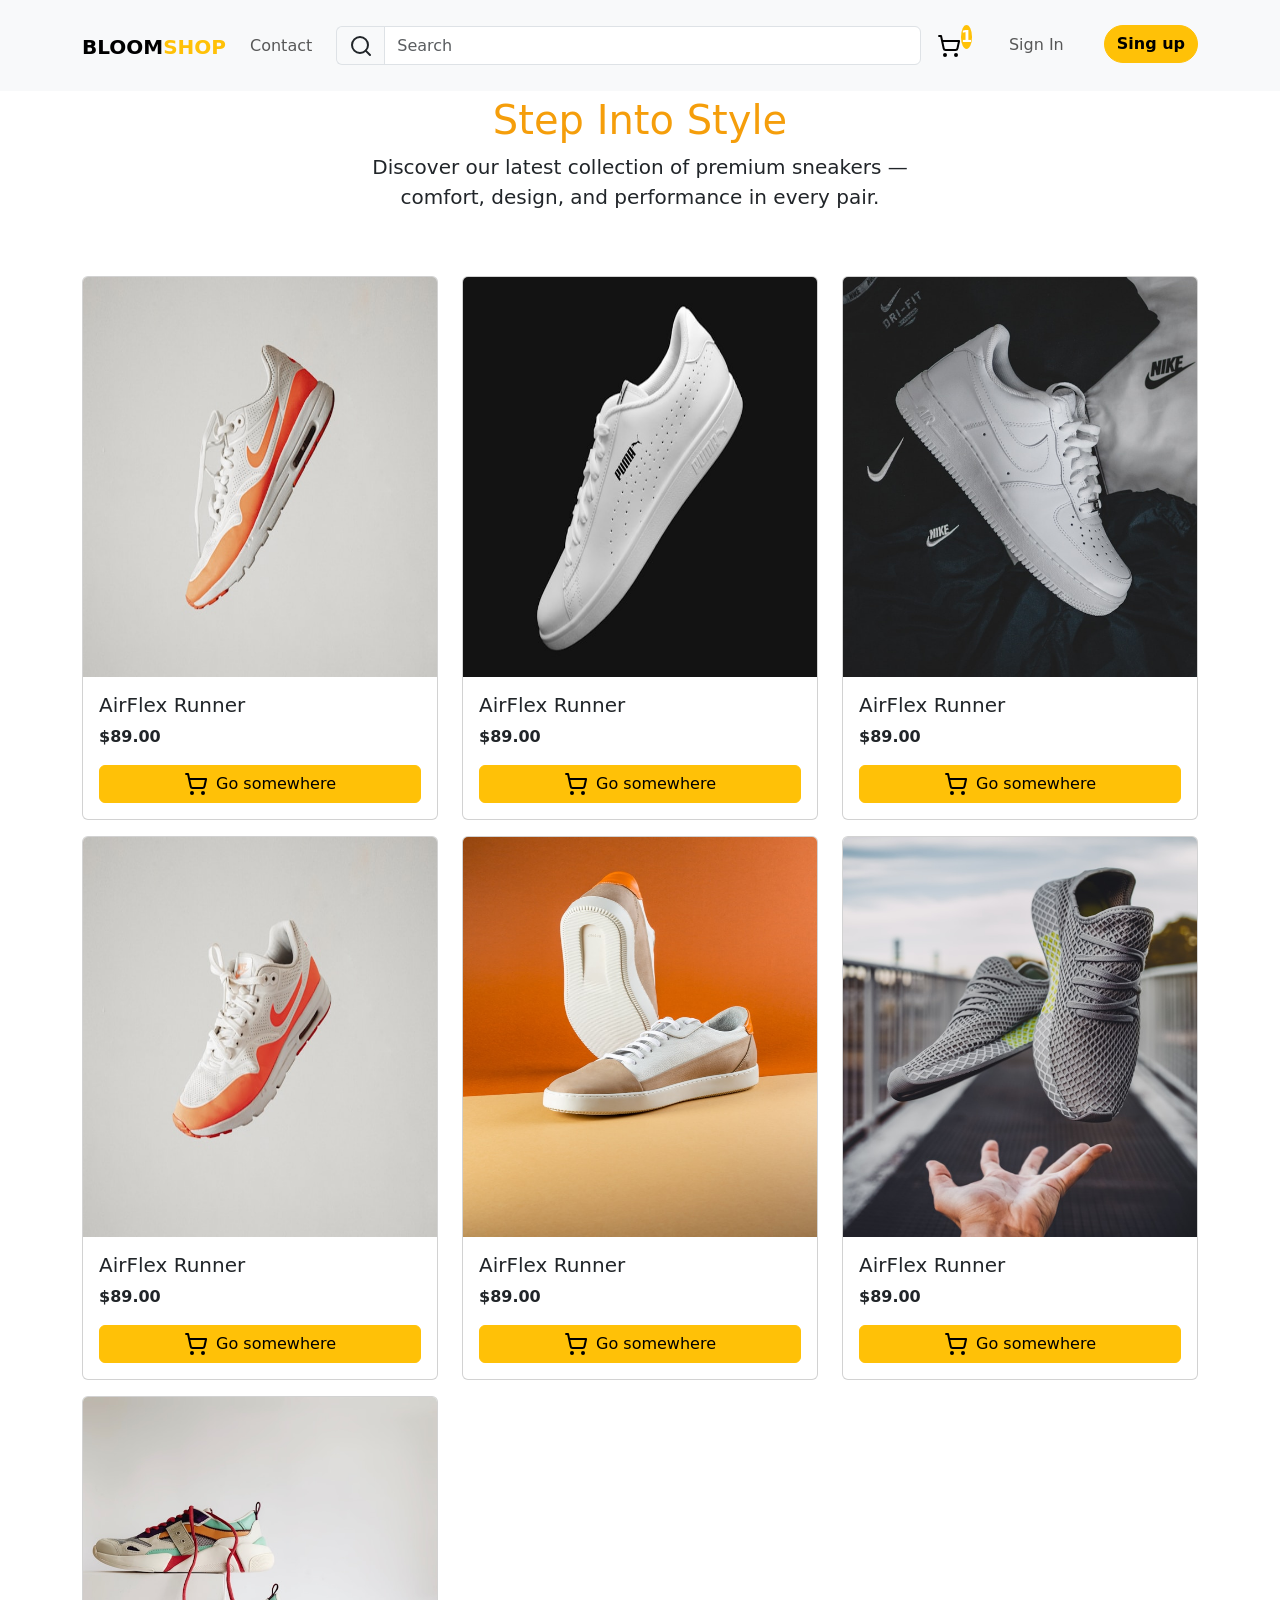
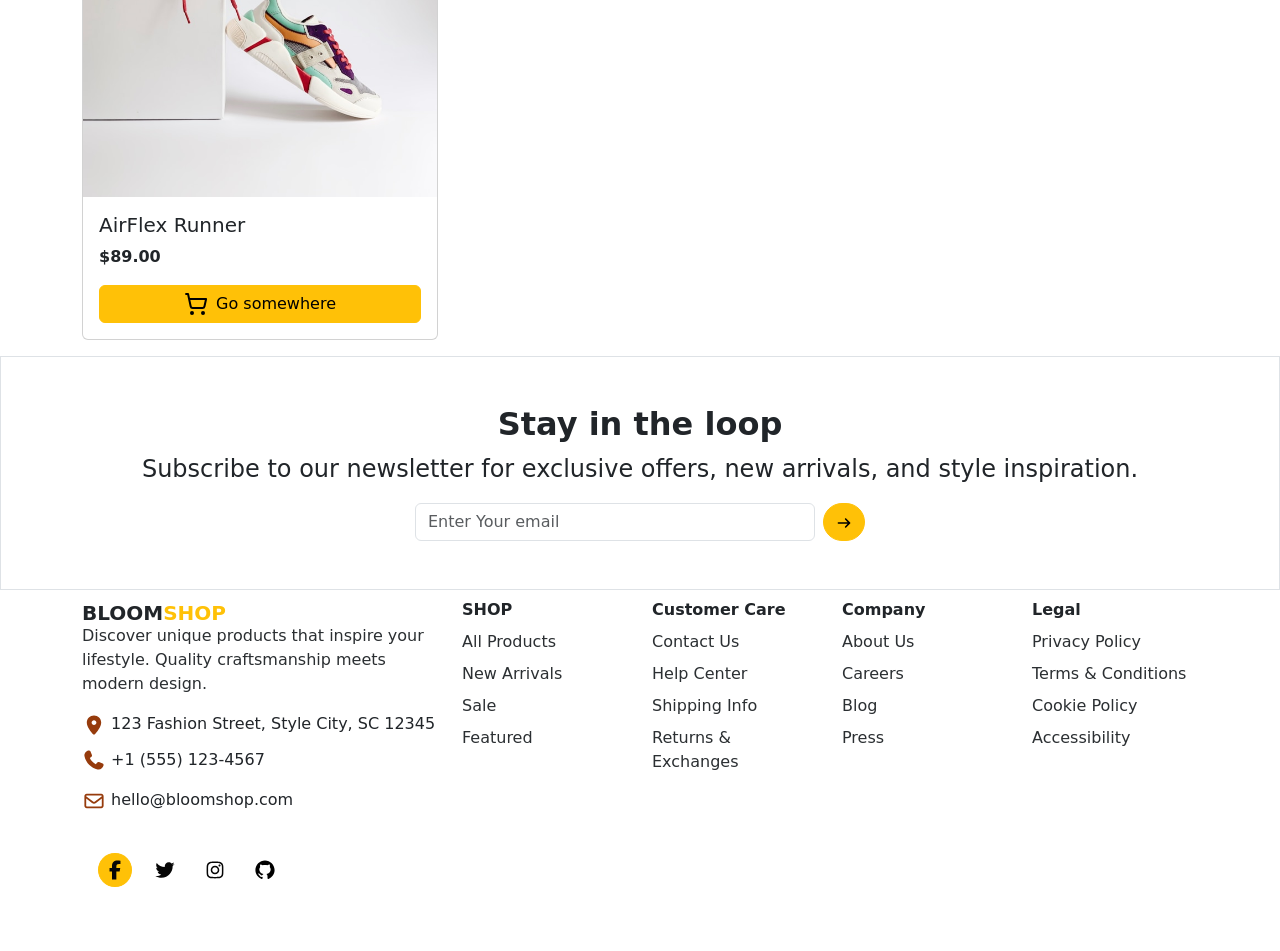
<file: index.html>
<!DOCTYPE html>
<html lang="en">
<head>
    <meta charset="UTF-8">
    <meta name="viewport" content="width=device-width, initial-scale=1.0">
    <title>BloomShop</title>
    <!-- Bootstrap CSS ! -->
    <link href="https://cdn.jsdelivr.net/npm/bootstrap@5.3.8/dist/css/bootstrap.min.css" rel="stylesheet" integrity="sha384-sRIl4kxILFvY47J16cr9ZwB07vP4J8+LH7qKQnuqkuIAvNWLzeN8tE5YBujZqJLB" crossorigin="anonymous">
    <!-- CSS Style ! -->
     <link rel="stylesheet" href="./assets/css/style.css">
</head>
<body>
    <!-- navbar  -->
    <nav class="navbar navbar-expand-lg bg-body-tertiary fixed-top">
        <div class="container">
            <button class="navbar-toggler ms-auto" type="button" data-bs-toggle="collapse" data-bs-target="#navbarTogglerDemo01" aria-controls="navbarTogglerDemo01" aria-expanded="false" aria-label="Toggle navigation">
            <span class="navbar-toggler-icon"></span>
            </button>
            <div class="collapse navbar-collapse" id="navbarTogglerDemo01">
            <a class="navbar-brand fw-bold fs-5 d-lg-flex d-inline-flex justify-content-center align-items-center pt-4 notranslate"  href="#">
                <p>BLOOM</p>
                <p class="text-warning">SHOP</p>
            </a>
            <ul class="navbar-nav me-auto mb-2 mb-lg-0">
                </li>
                <li class="nav-item">
                <a class="nav-link text-nowrap" href="#">Contact</a>
                </li>
            </ul>
            <form class="d-flex input-group w-100 ms-lg-3" role="search">
                <button class="btn border border-end-0" type="submit">
                    <svg xmlns="http://www.w3.org/2000/svg" width="24" height="24" viewBox="0 0 24 24" fill="none" stroke="currentColor" stroke-width="2" stroke-linecap="round" stroke-linejoin="round" class="lucide lucide-search h-5 w-5 text-gray-700" aria-hidden="true"><path d="m21 21-4.34-4.34"></path><circle cx="11" cy="11" r="8"></circle></svg>
                </button>
                <input class="form-control me-2" type="search" placeholder="Search" aria-label="Search"/>
            </form>
            <ul class="navbar-nav me-auto mb-2 mb-lg-0 mt-3 mt-lg-0 d-flex">
                <li class="nav-item">
                <a class="nav-link active position-relative" aria-current="page" href="#">
                    <svg xmlns="http://www.w3.org/2000/svg" width="24" height="24" viewBox="0 0 24 24" fill="none" stroke="currentColor" stroke-width="2" stroke-linecap="round" stroke-linejoin="round" class="lucide lucide-shopping-cart h-6 w-6 text-gray-700 group-hover:text-gray-900 transition-colors" aria-hidden="true"><circle cx="8" cy="21" r="1"></circle><circle cx="19" cy="21" r="1"></circle><path d="M2.05 2.05h2l2.66 12.42a2 2 0 0 0 2 1.58h9.78a2 2 0 0 0 1.95-1.57l1.65-7.43H5.12"></path></svg>
                    <span class="bg-warning text-white fw-bold rounded-circle position-absolute top-0 start-20 w-lg-25">1</span>
                </a>
                </li>
                <li class="nav-item mx-lg-4 text-nowrap mb-2 mb-lg-0">
                <a class="nav-link btn btn-dark rounded-pill px-lg-3" href="#">Sign In</a>
                </li>
                <li class="nav-item  d-block">
                <a class="btn btn-warning rounded-pill fw-bold small text-nowrap w-100" href="#">Sing up</a>
                </li>
            </ul>
            </div>
        </div>
    </nav>
    
    <!-- header -->
     <div class="header my-5 pt-5">
        <div class="container">
            <div class="row">
                <div class="col-lg-12 text-center d-flex flex-column align-items-center">
                    <h1 class="mb-12px " style="color: #F59E0B;">Step Into Style</h1>
                    <p class="fs-5 w-50">Discover our latest collection of premium sneakers — comfort, design, and performance in every pair.</p>
                </div>
            </div>
        </div>
     </div>


     <!-- List Product -->
    <div class="list-product">
        <div class="container">
            <div class="row  border-3 mb-3">
                <!-- item 1 -->
                <div class="col-lg-4 mb-4 mb-lg-0 rounded-3">
                    <div class="card" >
                        <img src="./assets/img/product_1.jpg" class="card-img-top" alt="Product 1 !">
                        <div class="card-body">
                            <h5 class="card-title">AirFlex Runner</h5>
                            <p class="card-text fw-bold">$89.00</p>
                            <a href="#" class="btn btn-warning d-block d-flex justify-content-center align-items-center">
                                <svg class="me-2" xmlns="http://www.w3.org/2000/svg" width="24" height="24" viewBox="0 0 24 24" fill="none" stroke="currentColor" stroke-width="2" stroke-linecap="round" stroke-linejoin="round" class="lucide lucide-shopping-cart h-4 w-4" aria-hidden="true"><circle cx="8" cy="21" r="1"></circle><circle cx="19" cy="21" r="1"></circle><path d="M2.05 2.05h2l2.66 12.42a2 2 0 0 0 2 1.58h9.78a2 2 0 0 0 1.95-1.57l1.65-7.43H5.12"></path></svg>
                                Go somewhere</a>
                        </div>
                    </div>
                </div>
                <!-- item 2 -->
                <div class="col-lg-4 mb-4 mb-lg-0  rounded-3">
                    <div class="card" >
                        <img src="./assets/img/product_2.jpg" class="card-img-top" alt="Product 1 !">
                        <div class="card-body">
                            <h5 class="card-title">AirFlex Runner</h5>
                            <p class="card-text fw-bold">$89.00</p>
                            <a href="#" class="btn btn-warning d-block d-flex justify-content-center align-items-center">
                                <svg class="me-2" xmlns="http://www.w3.org/2000/svg" width="24" height="24" viewBox="0 0 24 24" fill="none" stroke="currentColor" stroke-width="2" stroke-linecap="round" stroke-linejoin="round" class="lucide lucide-shopping-cart h-4 w-4" aria-hidden="true"><circle cx="8" cy="21" r="1"></circle><circle cx="19" cy="21" r="1"></circle><path d="M2.05 2.05h2l2.66 12.42a2 2 0 0 0 2 1.58h9.78a2 2 0 0 0 1.95-1.57l1.65-7.43H5.12"></path></svg>
                                Go somewhere</a>
                        </div>
                    </div>
                </div>
                <!-- item 3 -->
                <div class="col-lg-4 mb-4 mb-lg-0  rounded-3">
                    <div class="card" >
                        <img src="./assets/img/product_3.jpg" class="card-img-top" alt="Product 1 !">
                        <div class="card-body">
                            <h5 class="card-title">AirFlex Runner</h5>
                            <p class="card-text fw-bold">$89.00</p>
                            <a href="#" class="btn btn-warning d-block d-flex justify-content-center align-items-center">
                                <svg class="me-2" xmlns="http://www.w3.org/2000/svg" width="24" height="24" viewBox="0 0 24 24" fill="none" stroke="currentColor" stroke-width="2" stroke-linecap="round" stroke-linejoin="round" class="lucide lucide-shopping-cart h-4 w-4" aria-hidden="true"><circle cx="8" cy="21" r="1"></circle><circle cx="19" cy="21" r="1"></circle><path d="M2.05 2.05h2l2.66 12.42a2 2 0 0 0 2 1.58h9.78a2 2 0 0 0 1.95-1.57l1.65-7.43H5.12"></path></svg>
                                Go somewhere</a>
                        </div>
                    </div>
                </div>
            </div>
            <div class="row  border-3 mb-3">
                <!-- item 1 -->
                <div class="col-lg-4 mb-4 mb-lg-0 rounded-3">
                    <div class="card" >
                        <img src="./assets/img/product_4.jpg" class="card-img-top" alt="Product 1 !">
                        <div class="card-body">
                            <h5 class="card-title">AirFlex Runner</h5>
                            <p class="card-text fw-bold">$89.00</p>
                            <a href="#" class="btn btn-warning d-block d-flex justify-content-center align-items-center">
                                <svg class="me-2" xmlns="http://www.w3.org/2000/svg" width="24" height="24" viewBox="0 0 24 24" fill="none" stroke="currentColor" stroke-width="2" stroke-linecap="round" stroke-linejoin="round" class="lucide lucide-shopping-cart h-4 w-4" aria-hidden="true"><circle cx="8" cy="21" r="1"></circle><circle cx="19" cy="21" r="1"></circle><path d="M2.05 2.05h2l2.66 12.42a2 2 0 0 0 2 1.58h9.78a2 2 0 0 0 1.95-1.57l1.65-7.43H5.12"></path></svg>
                                Go somewhere</a>
                        </div>
                    </div>
                </div>
                <!-- item 2 -->
                <div class="col-lg-4 mb-4 mb-lg-0  rounded-3">
                    <div class="card" >
                        <img src="./assets/img/product_5.jpg" class="card-img-top" alt="Product 1 !">
                        <div class="card-body">
                            <h5 class="card-title">AirFlex Runner</h5>
                            <p class="card-text fw-bold">$89.00</p>
                            <a href="#" class="btn btn-warning d-block d-flex justify-content-center align-items-center">
                                <svg class="me-2" xmlns="http://www.w3.org/2000/svg" width="24" height="24" viewBox="0 0 24 24" fill="none" stroke="currentColor" stroke-width="2" stroke-linecap="round" stroke-linejoin="round" class="lucide lucide-shopping-cart h-4 w-4" aria-hidden="true"><circle cx="8" cy="21" r="1"></circle><circle cx="19" cy="21" r="1"></circle><path d="M2.05 2.05h2l2.66 12.42a2 2 0 0 0 2 1.58h9.78a2 2 0 0 0 1.95-1.57l1.65-7.43H5.12"></path></svg>
                                Go somewhere</a>
                        </div>
                    </div>
                </div>
                <!-- item 3 -->
                <div class="col-lg-4 mb-4 mb-lg-0  rounded-3">
                    <div class="card" >
                        <img src="./assets/img/product_6.jpg" class="card-img-top" alt="Product 1 !">
                        <div class="card-body">
                            <h5 class="card-title">AirFlex Runner</h5>
                            <p class="card-text fw-bold">$89.00</p>
                            <a href="#" class="btn btn-warning d-block d-flex justify-content-center align-items-center">
                                <svg class="me-2" xmlns="http://www.w3.org/2000/svg" width="24" height="24" viewBox="0 0 24 24" fill="none" stroke="currentColor" stroke-width="2" stroke-linecap="round" stroke-linejoin="round" class="lucide lucide-shopping-cart h-4 w-4" aria-hidden="true"><circle cx="8" cy="21" r="1"></circle><circle cx="19" cy="21" r="1"></circle><path d="M2.05 2.05h2l2.66 12.42a2 2 0 0 0 2 1.58h9.78a2 2 0 0 0 1.95-1.57l1.65-7.43H5.12"></path></svg>
                                Go somewhere</a>
                        </div>
                    </div>
                </div>
            </div>
            <div class="row  border-3 mb-3">
                <!-- item 1 -->
                <div class="col-lg-4 mb-4 mb-lg-0 rounded-3">
                    <div class="card" >
                        <img src="./assets/img/product_7.jpg" class="card-img-top" alt="Product 1 !">
                        <div class="card-body">
                            <h5 class="card-title">AirFlex Runner</h5>
                            <p class="card-text fw-bold">$89.00</p>
                            <a href="#" class="btn btn-warning d-block d-flex justify-content-center align-items-center">
                                <svg class="me-2" xmlns="http://www.w3.org/2000/svg" width="24" height="24" viewBox="0 0 24 24" fill="none" stroke="currentColor" stroke-width="2" stroke-linecap="round" stroke-linejoin="round" class="lucide lucide-shopping-cart h-4 w-4" aria-hidden="true"><circle cx="8" cy="21" r="1"></circle><circle cx="19" cy="21" r="1"></circle><path d="M2.05 2.05h2l2.66 12.42a2 2 0 0 0 2 1.58h9.78a2 2 0 0 0 1.95-1.57l1.65-7.43H5.12"></path></svg>
                                Go somewhere</a>
                        </div>
                    </div>
                </div>
                
            </div>
        </div>
    </div>
    
    <!-- Subscribe -->
    <div class="subscribe py-5 border">
        <div class="container d-flex  justify-content-center align-items-center flex-column">
            <div class="d-flex flex-column align-items-center">
                <h2 class="fw-bold">Stay in the loop</h2>
                <p class="fs-4">Subscribe to our newsletter for exclusive offers, new arrivals, and style inspiration.</p>
                
            </div>
            <div>
                    <form class="d-flex w-100"role="search">
                        <input class="form-control me-2" style="width: 400px;" type="email" placeholder="Enter Your email" aria-label="Search"/>
                        <button class="btn btn-warning rounded-pill" type="submit">
                            <svg xmlns="http://www.w3.org/2000/svg" width="16px" height="16px" viewBox="0 0 640 640"><path fill="rgb(0, 0, 0)" d="M566.6 342.6C579.1 330.1 579.1 309.8 566.6 297.3L406.6 137.3C394.1 124.8 373.8 124.8 361.3 137.3C348.8 149.8 348.8 170.1 361.3 182.6L466.7 288L96 288C78.3 288 64 302.3 64 320C64 337.7 78.3 352 96 352L466.7 352L361.3 457.4C348.8 469.9 348.8 490.2 361.3 502.7C373.8 515.2 394.1 515.2 406.6 502.7L566.6 342.7z"/></svg>
                        </button>
                    </form>
                </div>
        </div>
    </div>

    <!-- footer -->
     <footer>
        <div class="container pt-2">
            <div class="row">
                <!-- Cột 1 -->
                <div class="col-lg-4 col-md-6 mb-md-5 bg-white">
                    <div class="d-flex flex-column">
                        <a class="fw-bold fs-5 d-lg-flex d-inline-flex align-items-center text-decoration-none notranslate" style="margin-bottom: -20px;" href="#!">
                            <p class="text-dark">BLOOM</p>
                            <p class="text-warning">SHOP</p>
                        </a>
                        <p class="text-secondary-emphasis">Discover unique products that inspire your lifestyle. Quality craftsmanship meets modern design.</p>
                    </div>
                    <div class="d-flex flex-column gap-3">
                        <address  style="margin-bottom: -5px;">
                            <svg xmlns="http://www.w3.org/2000/svg"  width="24" height="24"  viewBox="0 0 640 640"><path fill="rgb(150, 59, 12)" d="M128 252.6C128 148.4 214 64 320 64C426 64 512 148.4 512 252.6C512 371.9 391.8 514.9 341.6 569.4C329.8 582.2 310.1 582.2 298.3 569.4C248.1 514.9 127.9 371.9 127.9 252.6zM320 320C355.3 320 384 291.3 384 256C384 220.7 355.3 192 320 192C284.7 192 256 220.7 256 256C256 291.3 284.7 320 320 320z"/></svg>
                            123 Fashion Street, Style City, SC 12345
                        </address>          
                        <div>
                            <svg xmlns="http://www.w3.org/2000/svg" width="24" height="24" viewBox="0 0 640 640"><path fill="rgb(150, 59, 12)" d="M224.2 89C216.3 70.1 195.7 60.1 176.1 65.4L170.6 66.9C106 84.5 50.8 147.1 66.9 223.3C104 398.3 241.7 536 416.7 573.1C493 589.3 555.5 534 573.1 469.4L574.6 463.9C580 444.2 569.9 423.6 551.1 415.8L453.8 375.3C437.3 368.4 418.2 373.2 406.8 387.1L368.2 434.3C297.9 399.4 241.3 341 208.8 269.3L253 233.3C266.9 222 271.6 202.9 264.8 186.3L224.2 89z"/></svg>
                            +1 (555) 123-4567
                        </div>        
                        <div>
                            <svg xmlns="http://www.w3.org/2000/svg" width="24" height="24" viewBox="0 0 640 640"><path fill="rgb(150, 59, 12)" d="M125.4 128C91.5 128 64 155.5 64 189.4C64 190.3 64 191.1 64.1 192L64 192L64 448C64 483.3 92.7 512 128 512L512 512C547.3 512 576 483.3 576 448L576 192L575.9 192C575.9 191.1 576 190.3 576 189.4C576 155.5 548.5 128 514.6 128L125.4 128zM528 256.3L528 448C528 456.8 520.8 464 512 464L128 464C119.2 464 112 456.8 112 448L112 256.3L266.8 373.7C298.2 397.6 341.7 397.6 373.2 373.7L528 256.3zM112 189.4C112 182 118 176 125.4 176L514.6 176C522 176 528 182 528 189.4C528 193.6 526 197.6 522.7 200.1L344.2 335.5C329.9 346.3 310.1 346.3 295.8 335.5L117.3 200.1C114 197.6 112 193.6 112 189.4z"/></svg>
                            hello@bloomshop.com
                        </div>     
                        <div class="mt-2 d-flex gap-3 p-3">
                            <a href="#!" class="text-decoration-none btn rounded-circle btn-warning p-1">
                                <svg xmlns="http://www.w3.org/2000/svg" width="24" height="24" viewBox="0 0 640 640"><path fill="rgb(6, 6, 6)" d="M240 363.3L240 576L356 576L356 363.3L442.5 363.3L460.5 265.5L356 265.5L356 230.9C356 179.2 376.3 159.4 428.7 159.4C445 159.4 458.1 159.8 465.7 160.6L465.7 71.9C451.4 68 416.4 64 396.2 64C289.3 64 240 114.5 240 223.4L240 265.5L174 265.5L174 363.3L240 363.3z"/></svg>
                            </a>                           
                            <a href="#!" class="text-decoration-none btn rounded-circle  p-1">
                                 <svg xmlns="http://www.w3.org/2000/svg" width="24" height="24" viewBox="0 0 640 640"><path fill="rgb(6, 6, 6)" d="M523.4 215.7C523.7 220.2 523.7 224.8 523.7 229.3C523.7 368 418.1 527.9 225.1 527.9C165.6 527.9 110.4 510.7 64 480.8C72.4 481.8 80.6 482.1 89.3 482.1C138.4 482.1 183.5 465.5 219.6 437.3C173.5 436.3 134.8 406.1 121.5 364.5C128 365.5 134.5 366.1 141.3 366.1C150.7 366.1 160.1 364.8 168.9 362.5C120.8 352.8 84.8 310.5 84.8 259.5L84.8 258.2C98.8 266 115 270.9 132.2 271.5C103.9 252.7 85.4 220.5 85.4 184.1C85.4 164.6 90.6 146.7 99.7 131.1C151.4 194.8 229 236.4 316.1 240.9C314.5 233.1 313.5 225 313.5 216.9C313.5 159.1 360.3 112 418.4 112C448.6 112 475.9 124.7 495.1 145.1C518.8 140.6 541.6 131.8 561.7 119.8C553.9 144.2 537.3 164.6 515.6 177.6C536.7 175.3 557.2 169.5 576 161.4C561.7 182.2 543.8 200.7 523.4 215.7z"/></svg>
                            </a>                            
                            <a href="#!" class="text-decoration-none btn rounded-circle  p-1">
                                <svg xmlns="http://www.w3.org/2000/svg" width="24" height="24" viewBox="0 0 640 640"><path fill="rgb(6, 6, 6)" d="M320.3 205C256.8 204.8 205.2 256.2 205 319.7C204.8 383.2 256.2 434.8 319.7 435C383.2 435.2 434.8 383.8 435 320.3C435.2 256.8 383.8 205.2 320.3 205zM319.7 245.4C360.9 245.2 394.4 278.5 394.6 319.7C394.8 360.9 361.5 394.4 320.3 394.6C279.1 394.8 245.6 361.5 245.4 320.3C245.2 279.1 278.5 245.6 319.7 245.4zM413.1 200.3C413.1 185.5 425.1 173.5 439.9 173.5C454.7 173.5 466.7 185.5 466.7 200.3C466.7 215.1 454.7 227.1 439.9 227.1C425.1 227.1 413.1 215.1 413.1 200.3zM542.8 227.5C541.1 191.6 532.9 159.8 506.6 133.6C480.4 107.4 448.6 99.2 412.7 97.4C375.7 95.3 264.8 95.3 227.8 97.4C192 99.1 160.2 107.3 133.9 133.5C107.6 159.7 99.5 191.5 97.7 227.4C95.6 264.4 95.6 375.3 97.7 412.3C99.4 448.2 107.6 480 133.9 506.2C160.2 532.4 191.9 540.6 227.8 542.4C264.8 544.5 375.7 544.5 412.7 542.4C448.6 540.7 480.4 532.5 506.6 506.2C532.8 480 541 448.2 542.8 412.3C544.9 375.3 544.9 264.5 542.8 227.5zM495 452C487.2 471.6 472.1 486.7 452.4 494.6C422.9 506.3 352.9 503.6 320.3 503.6C287.7 503.6 217.6 506.2 188.2 494.6C168.6 486.8 153.5 471.7 145.6 452C133.9 422.5 136.6 352.5 136.6 319.9C136.6 287.3 134 217.2 145.6 187.8C153.4 168.2 168.5 153.1 188.2 145.2C217.7 133.5 287.7 136.2 320.3 136.2C352.9 136.2 423 133.6 452.4 145.2C472 153 487.1 168.1 495 187.8C506.7 217.3 504 287.3 504 319.9C504 352.5 506.7 422.6 495 452z"/></svg>
                            </a>      
                            <a href="#!" class="text-decoration-none btn rounded-circle  p-1">
                                <svg xmlns="http://www.w3.org/2000/svg" width="24" height="24" viewBox="0 0 640 640"><path fill="rgb(0, 0, 0)" d="M280.5 426.5C214.5 418.5 168 371 168 309.5C168 284.5 177 257.5 192 239.5C185.5 223 186.5 188 194 173.5C214 171 241 181.5 257 196C276 190 296 187 320.5 187C345 187 365 190 383 195.5C398.5 181.5 426 171 446 173.5C453 187 454 222 447.5 239C463.5 258 472 283.5 472 309.5C472 371 425.5 417.5 358.5 426C375.5 437 387 461 387 488.5L387 540.5C387 555.5 399.5 564 414.5 558C505 523.5 576 433 576 321C576 179.5 461 64 319.5 64C178 64 64 179.5 64 321C64 432 134.5 524 229.5 558.5C243 563.5 256 554.5 256 541L256 501C249 504 240 506 232 506C199 506 179.5 488 165.5 454.5C160 441 154 433 142.5 431.5C136.5 431 134.5 428.5 134.5 425.5C134.5 419.5 144.5 415 154.5 415C169 415 181.5 424 194.5 442.5C204.5 457 215 463.5 227.5 463.5C240 463.5 248 459 259.5 447.5C268 439 274.5 431.5 280.5 426.5z"/></svg>
                            </a>    
                        </div>
                    </div>
                </div>
                <!-- Cột 2 -->
                <div class="col-lg-2 col-md-6">
                    <ul class="list-unstyled ">
                        <li class="fw-bold">
                            SHOP
                        </li>
                        <li class = "mt-2">
                            <a href="#!" class="text-decoration-none  text-secondary-emphasis fs-6  ">
                                All Products
                            </a>
                        </li>
                        <li class = "mt-2">
                            <a href="#!" class="text-decoration-none  text-secondary-emphasis fs-6  ">
                                New Arrivals
                            </a>
                        </li>
                        <li class = "mt-2">
                            <a href="#!" class="text-decoration-none  text-secondary-emphasis fs-6   ">
                                Sale
                            </a>
                        </li>
                        <li class = "mt-2">
                            <a href="#!" class="text-decoration-none  text-secondary-emphasis fs-6  ">
                                Featured
                            </a>
                        </li>
                    </ul>
                </div>
                <!-- Cột 3 -->
                <div class="col-lg-2 col-md-6">
                    <ul class="list-unstyled ">
                        <li class="fw-bold">
                           Customer Care
                        </li>
                        <li class = "mt-2">
                            <a href="#!" class="text-decoration-none  text-secondary-emphasis fs-6  ">
                                Contact Us
                            </a>
                        </li>
                        <li class = "mt-2">
                            <a href="#!" class="text-decoration-none  text-secondary-emphasis fs-6  ">
                                Help Center
                            </a>
                        </li>
                        <li class = "mt-2">
                            <a href="#!" class="text-decoration-none  text-secondary-emphasis fs-6   ">
                               Shipping Info
                            </a>
                        </li>
                        <li class = "mt-2">
                            <a href="#!" class="text-decoration-none  text-secondary-emphasis fs-6  ">
                                Returns & Exchanges
                            </a>
                        </li>
                    </ul>
                </div>
                <!-- Cột 4 -->
                <div class="col-lg-2 col-md-6">
                    <ul class="list-unstyled ">
                        <li class="fw-bold">
                            Company
                        </li>
                        <li class = "mt-2">
                            <a href="#!" class="text-decoration-none  text-secondary-emphasis fs-6  ">
                                About Us
                            </a>
                        </li>
                        <li class = "mt-2">
                            <a href="#!" class="text-decoration-none  text-secondary-emphasis fs-6  ">
                                Careers
                            </a>
                        </li>
                        <li class = "mt-2">
                            <a href="#!" class="text-decoration-none  text-secondary-emphasis fs-6   ">
                                Blog
                            </a>
                        </li>
                        <li class = "mt-2">
                            <a href="#!" class="text-decoration-none  text-secondary-emphasis fs-6  ">
                                Press
                            </a>
                        </li>
                    </ul>
                </div>
                <!-- Cột 5 -->
                <div class="col-lg-2 col-md-6">
                    <ul class="list-unstyled ">
                        <li class="fw-bold">
                            Legal
                        </li>
                        <li class = "mt-2">
                            <a href="#!" class="text-decoration-none  text-secondary-emphasis fs-6  ">
                                Privacy Policy
                            </a>
                        </li>
                        <li class = "mt-2">
                            <a href="#!" class="text-decoration-none  text-secondary-emphasis fs-6  ">
                                Terms & Conditions
                            </a>
                        </li>
                        <li class = "mt-2">
                            <a href="#!" class="text-decoration-none  text-secondary-emphasis fs-6   ">
                                Cookie Policy
                            </a>
                        </li>
                        <li class = "mt-2">
                            <a href="#!" class="text-decoration-none  text-secondary-emphasis fs-6  ">
                                Accessibility
                            </a>
                        </li>
                    </ul>
                </div>
            </div>
        </div>
     </footer>
     <!-- Bootstrap JavaScript ! -->
     <script src="https://cdn.jsdelivr.net/npm/bootstrap@5.3.8/dist/js/bootstrap.bundle.min.js" integrity="sha384-FKyoEForCGlyvwx9Hj09JcYn3nv7wiPVlz7YYwJrWVcXK/BmnVDxM+D2scQbITxI" crossorigin="anonymous"></script>
</body>
</html>
</file>
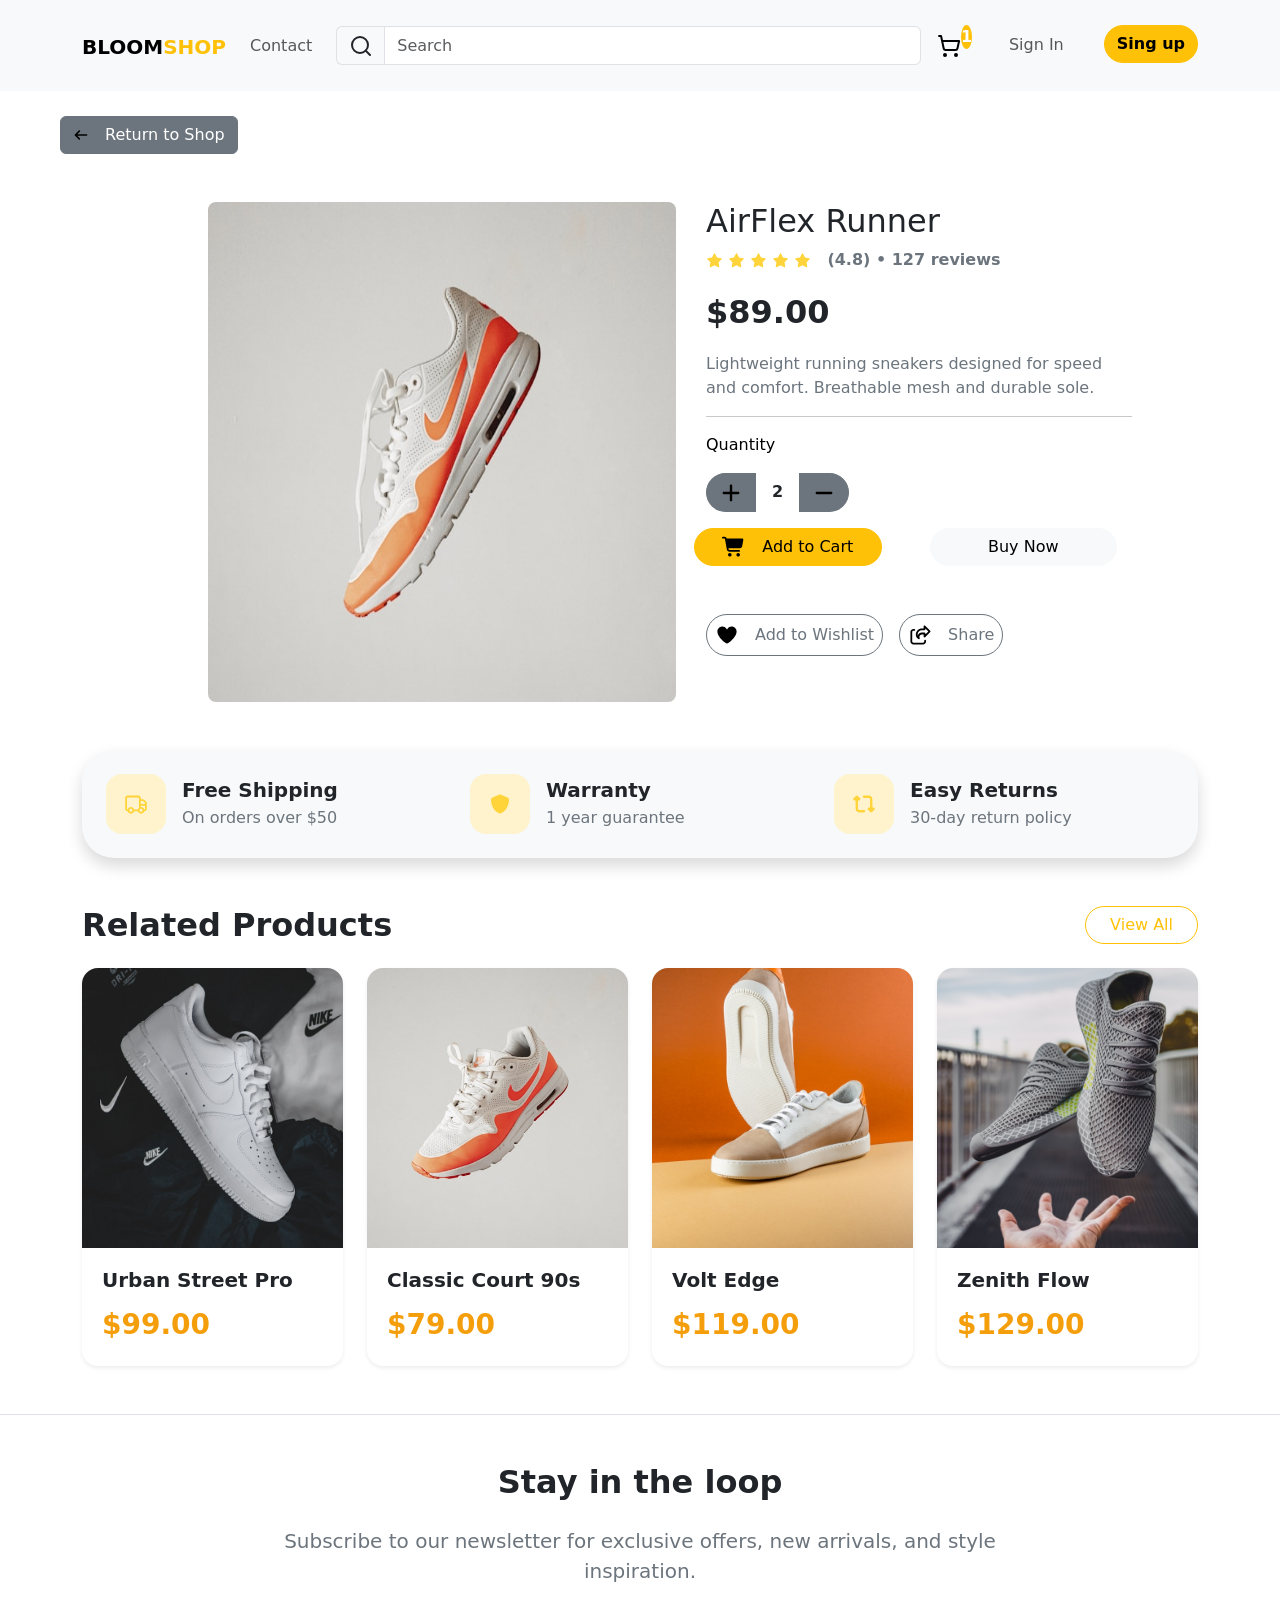
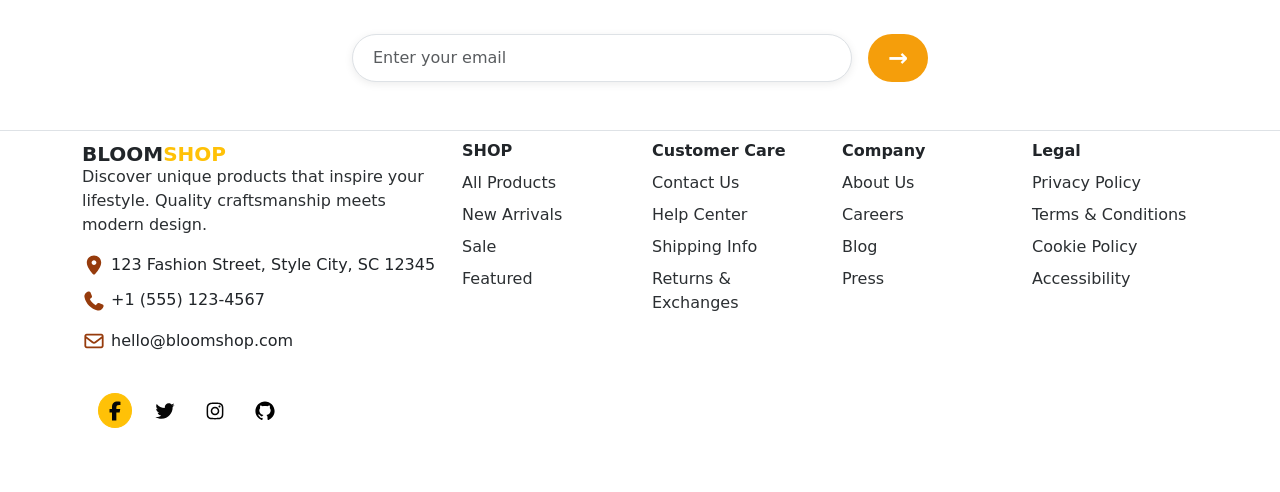
<file: product_1.html>
<!DOCTYPE html>
<html lang="en">
<head>
    <meta charset="UTF-8">
    <meta name="viewport" content="width=device-width, initial-scale=1.0">
    <title>BloomShop</title>
    <!-- Bootstrap CSS ! -->
    <link href="https://cdn.jsdelivr.net/npm/bootstrap@5.3.8/dist/css/bootstrap.min.css" rel="stylesheet" integrity="sha384-sRIl4kxILFvY47J16cr9ZwB07vP4J8+LH7qKQnuqkuIAvNWLzeN8tE5YBujZqJLB" crossorigin="anonymous">
    <!-- CSS Style ! -->
     <link rel="stylesheet" href="./assets/css/style.css">
</head>
<body>
    <!-- navbar  -->
    <nav class="navbar navbar-expand-lg bg-body-tertiary fixed-top">
        <div class="container">
            <button class="navbar-toggler ms-auto" type="button" data-bs-toggle="collapse" data-bs-target="#navbarTogglerDemo01" aria-controls="navbarTogglerDemo01" aria-expanded="false" aria-label="Toggle navigation">
            <span class="navbar-toggler-icon"></span>
            </button>
            <div class="collapse navbar-collapse" id="navbarTogglerDemo01">
            <a class="navbar-brand fw-bold fs-5 d-lg-flex d-inline-flex justify-content-center align-items-center pt-4 notranslate"  href="#">
                <p>BLOOM</p>
                <p class="text-warning">SHOP</p>
            </a>
            <ul class="navbar-nav me-auto mb-2 mb-lg-0">
                </li>
                <li class="nav-item">
                <a class="nav-link text-nowrap" href="#">Contact</a>
                </li>
            </ul>
            <form class="d-flex input-group w-100 ms-lg-3" role="search">
                <button class="btn border border-end-0" type="submit">
                    <svg xmlns="http://www.w3.org/2000/svg" width="24" height="24" viewBox="0 0 24 24" fill="none" stroke="currentColor" stroke-width="2" stroke-linecap="round" stroke-linejoin="round" class="lucide lucide-search h-5 w-5 text-gray-700" aria-hidden="true"><path d="m21 21-4.34-4.34"></path><circle cx="11" cy="11" r="8"></circle></svg>
                </button>
                <input class="form-control me-2" type="search" placeholder="Search" aria-label="Search"/>
            </form>
            <ul class="navbar-nav me-auto mb-2 mb-lg-0 mt-3 mt-lg-0 d-flex">
                <li class="nav-item">
                <a class="nav-link active position-relative" aria-current="page" href="#">
                    <svg xmlns="http://www.w3.org/2000/svg" width="24" height="24" viewBox="0 0 24 24" fill="none" stroke="currentColor" stroke-width="2" stroke-linecap="round" stroke-linejoin="round" class="lucide lucide-shopping-cart h-6 w-6 text-gray-700 group-hover:text-gray-900 transition-colors" aria-hidden="true"><circle cx="8" cy="21" r="1"></circle><circle cx="19" cy="21" r="1"></circle><path d="M2.05 2.05h2l2.66 12.42a2 2 0 0 0 2 1.58h9.78a2 2 0 0 0 1.95-1.57l1.65-7.43H5.12"></path></svg>
                    <span class="bg-warning text-white fw-bold rounded-circle position-absolute top-0 start-20 w-lg-25">1</span>
                </a>
                </li>
                <li class="nav-item mx-lg-4 text-nowrap mb-2 mb-lg-0">
                <a class="nav-link btn btn-dark rounded-pill px-lg-3" href="#">Sign In</a>
                </li>
                <li class="nav-item  d-block">
                <a class="btn btn-warning rounded-pill fw-bold small text-nowrap w-100" href="#">Sing up</a>
                </li>
            </ul>
            </div>
        </div>
    </nav>

    <!-- Button Return To Shop -->
    <div class = "back-home" style="margin-top: 100px;">
        <div class="container ms-5 pt-3 pb-5">
            <a href="./index.html" class="btn btn-secondary justify-content-center align-items-center d-inline-flex">
                <svg xmlns="http://www.w3.org/2000/svg" class="me-3" width="16" heigth = "16" viewBox="0 0 640 640"><!--!Font Awesome Free v7.3.1 by @fontawesome - https://fontawesome.com License - https://fontawesome.com/license/free Copyright 2026 Fonticons, Inc.--><path fill="rgb(0, 0, 0)" d="M73.4 297.4C60.9 309.9 60.9 330.2 73.4 342.7L233.4 502.7C245.9 515.2 266.2 515.2 278.7 502.7C291.2 490.2 291.2 469.9 278.7 457.4L173.3 352L544 352C561.7 352 576 337.7 576 320C576 302.3 561.7 288 544 288L173.3 288L278.7 182.6C291.2 170.1 291.2 149.8 278.7 137.3C266.2 124.8 245.9 124.8 233.4 137.3L73.4 297.3z"/></svg>
                Return to Shop
            </a>
        </div>
    </div>

    <!-- View Product -->
    <div class="view-product">
        <div class="container">
            <div class="row ms-lg-5 justify-content-center gy-4">
                <!-- col left -->
                <div class="col-lg-5 col-xl-5 me-lg-5 mb-3 mb-lg-0">
                    <img class="rounded-3" src="./assets/img/product_1.jpg" alt="AirFlex Runner">
                </div>
                <!-- col right -->
                <div class="col-lg-7 col-xl-5">
                    <div class="info-prodect">
                        <h2>AirFlex Runner</h2>
                        <div class="review d-flex">
                            <div class="start me-3">
                                <svg xmlns="http://www.w3.org/2000/svg" width = "17" height = "24" viewBox="0 0 640 640"><!--!Font Awesome Free v7.3.1 by @fontawesome - https://fontawesome.com License - https://fontawesome.com/license/free Copyright 2026 Fonticons, Inc.--><path fill="rgb(255, 212, 59)" d="M341.5 45.1C337.4 37.1 329.1 32 320.1 32C311.1 32 302.8 37.1 298.7 45.1L225.1 189.3L65.2 214.7C56.3 216.1 48.9 222.4 46.1 231C43.3 239.6 45.6 249 51.9 255.4L166.3 369.9L141.1 529.8C139.7 538.7 143.4 547.7 150.7 553C158 558.3 167.6 559.1 175.7 555L320.1 481.6L464.4 555C472.4 559.1 482.1 558.3 489.4 553C496.7 547.7 500.4 538.8 499 529.8L473.7 369.9L588.1 255.4C594.5 249 596.7 239.6 593.9 231C591.1 222.4 583.8 216.1 574.8 214.7L415 189.3L341.5 45.1z"/></svg>
                                <svg xmlns="http://www.w3.org/2000/svg" width = "17" height = "24" viewBox="0 0 640 640"><!--!Font Awesome Free v7.3.1 by @fontawesome - https://fontawesome.com License - https://fontawesome.com/license/free Copyright 2026 Fonticons, Inc.--><path fill="rgb(255, 212, 59)" d="M341.5 45.1C337.4 37.1 329.1 32 320.1 32C311.1 32 302.8 37.1 298.7 45.1L225.1 189.3L65.2 214.7C56.3 216.1 48.9 222.4 46.1 231C43.3 239.6 45.6 249 51.9 255.4L166.3 369.9L141.1 529.8C139.7 538.7 143.4 547.7 150.7 553C158 558.3 167.6 559.1 175.7 555L320.1 481.6L464.4 555C472.4 559.1 482.1 558.3 489.4 553C496.7 547.7 500.4 538.8 499 529.8L473.7 369.9L588.1 255.4C594.5 249 596.7 239.6 593.9 231C591.1 222.4 583.8 216.1 574.8 214.7L415 189.3L341.5 45.1z"/></svg>
                                <svg xmlns="http://www.w3.org/2000/svg" width = "17" height = "24" viewBox="0 0 640 640"><!--!Font Awesome Free v7.3.1 by @fontawesome - https://fontawesome.com License - https://fontawesome.com/license/free Copyright 2026 Fonticons, Inc.--><path fill="rgb(255, 212, 59)" d="M341.5 45.1C337.4 37.1 329.1 32 320.1 32C311.1 32 302.8 37.1 298.7 45.1L225.1 189.3L65.2 214.7C56.3 216.1 48.9 222.4 46.1 231C43.3 239.6 45.6 249 51.9 255.4L166.3 369.9L141.1 529.8C139.7 538.7 143.4 547.7 150.7 553C158 558.3 167.6 559.1 175.7 555L320.1 481.6L464.4 555C472.4 559.1 482.1 558.3 489.4 553C496.7 547.7 500.4 538.8 499 529.8L473.7 369.9L588.1 255.4C594.5 249 596.7 239.6 593.9 231C591.1 222.4 583.8 216.1 574.8 214.7L415 189.3L341.5 45.1z"/></svg>
                                <svg xmlns="http://www.w3.org/2000/svg" width = "17" height = "24" viewBox="0 0 640 640"><!--!Font Awesome Free v7.3.1 by @fontawesome - https://fontawesome.com License - https://fontawesome.com/license/free Copyright 2026 Fonticons, Inc.--><path fill="rgb(255, 212, 59)" d="M341.5 45.1C337.4 37.1 329.1 32 320.1 32C311.1 32 302.8 37.1 298.7 45.1L225.1 189.3L65.2 214.7C56.3 216.1 48.9 222.4 46.1 231C43.3 239.6 45.6 249 51.9 255.4L166.3 369.9L141.1 529.8C139.7 538.7 143.4 547.7 150.7 553C158 558.3 167.6 559.1 175.7 555L320.1 481.6L464.4 555C472.4 559.1 482.1 558.3 489.4 553C496.7 547.7 500.4 538.8 499 529.8L473.7 369.9L588.1 255.4C594.5 249 596.7 239.6 593.9 231C591.1 222.4 583.8 216.1 574.8 214.7L415 189.3L341.5 45.1z"/></svg>
                                <svg xmlns="http://www.w3.org/2000/svg" width = "17" height = "24" viewBox="0 0 640 640"><!--!Font Awesome Free v7.3.1 by @fontawesome - https://fontawesome.com License - https://fontawesome.com/license/free Copyright 2026 Fonticons, Inc.--><path fill="rgb(255, 212, 59)" d="M341.5 45.1C337.4 37.1 329.1 32 320.1 32C311.1 32 302.8 37.1 298.7 45.1L225.1 189.3L65.2 214.7C56.3 216.1 48.9 222.4 46.1 231C43.3 239.6 45.6 249 51.9 255.4L166.3 369.9L141.1 529.8C139.7 538.7 143.4 547.7 150.7 553C158 558.3 167.6 559.1 175.7 555L320.1 481.6L464.4 555C472.4 559.1 482.1 558.3 489.4 553C496.7 547.7 500.4 538.8 499 529.8L473.7 369.9L588.1 255.4C594.5 249 596.7 239.6 593.9 231C591.1 222.4 583.8 216.1 574.8 214.7L415 189.3L341.5 45.1z"/></svg>
                            </div>
                            <p class="fw-bold fs-6 text-secondary">(4.8) • 127 reviews</p>
                        </div>
                        <p class="fw-bold fs-2">$89.00</p>
                        <p class="text-secondary">Lightweight running sneakers designed for speed and comfort. Breathable mesh and durable sole.</p>
                        <hr>
                        <p class="text-black">Quantity</p>
                        <div class="quantity d-inline-flex justify-content-center align-items-baseline ">
                            <div class = "add btn btn-secondary rounded-start-pill">
                                <svg xmlns="http://www.w3.org/2000/svg" width = "24" height= "24" viewBox="0 0 640 640"><!--!Font Awesome Free v7.3.1 by @fontawesome - https://fontawesome.com License - https://fontawesome.com/license/free Copyright 2026 Fonticons, Inc.--><path fill="rgb(0, 0, 0)" d="M352 128C352 110.3 337.7 96 320 96C302.3 96 288 110.3 288 128L288 288L128 288C110.3 288 96 302.3 96 320C96 337.7 110.3 352 128 352L288 352L288 512C288 529.7 302.3 544 320 544C337.7 544 352 529.7 352 512L352 352L512 352C529.7 352 544 337.7 544 320C544 302.3 529.7 288 512 288L352 288L352 128z"/></svg>
                            </div>
                            <p class="fw-bold px-3">2</p>
                            <div class = "add btn btn-secondary rounded-end-pill">
                                <svg xmlns="http://www.w3.org/2000/svg" width = "24" height= "24" viewBox="0 0 640 640"><!--!Font Awesome Free v7.3.1 by @fontawesome - https://fontawesome.com License - https://fontawesome.com/license/free Copyright 2026 Fonticons, Inc.--><path fill="rgb(0, 0, 0)" d="M96 320C96 302.3 110.3 288 128 288L512 288C529.7 288 544 302.3 544 320C544 337.7 529.7 352 512 352L128 352C110.3 352 96 337.7 96 320z"/></svg>
                            </div>
                        </div>
                        <div class = "row d-flex mt-2 gap-5">
                            <div class="col-lg-5 btn btn-warning rounded-pill d-flex justify-content-center align-items-center">
                                <svg class="me-3" xmlns="http://www.w3.org/2000/svg" width = "24" height= "24" viewBox="0 0 640 640"><!--!Font Awesome Free v7.3.1 by @fontawesome - https://fontawesome.com License - https://fontawesome.com/license/free Copyright 2026 Fonticons, Inc.--><path fill="rgb(0, 0, 0)" d="M24 48C10.7 48 0 58.7 0 72C0 85.3 10.7 96 24 96L69.3 96C73.2 96 76.5 98.8 77.2 102.6L129.3 388.9C135.5 423.1 165.3 448 200.1 448L456 448C469.3 448 480 437.3 480 424C480 410.7 469.3 400 456 400L200.1 400C188.5 400 178.6 391.7 176.5 380.3L171.4 352L475 352C505.8 352 532.2 330.1 537.9 299.8L568.9 133.9C572.6 114.2 557.5 96 537.4 96L124.7 96L124.3 94C119.5 67.4 96.3 48 69.2 48L24 48zM208 576C234.5 576 256 554.5 256 528C256 501.5 234.5 480 208 480C181.5 480 160 501.5 160 528C160 554.5 181.5 576 208 576zM432 576C458.5 576 480 554.5 480 528C480 501.5 458.5 480 432 480C405.5 480 384 501.5 384 528C384 554.5 405.5 576 432 576z"/></svg>
                                Add to Cart
                            </div>
                            <div class="btn btn-light col-lg-5 rounded-pill">
                                Buy Now
                            </div>
                        </div>
                        <div class = "action-like d-flex mt-5 gap-3">
                            <div class = "btn btn-outline-secondary rounded-pill p-2  d-flex justify-content-center align-items-center">
                                <svg class = "me-3" xmlns="http://www.w3.org/2000/svg"  width = "24" height= "24" viewBox="0 0 640 640"><!--!Font Awesome Free v7.3.1 by @fontawesome - https://fontawesome.com License - https://fontawesome.com/license/free Copyright 2026 Fonticons, Inc.--><path fill="rgb(0, 0, 0)" d="M305 151.1L320 171.8L335 151.1C360 116.5 400.2 96 442.9 96C516.4 96 576 155.6 576 229.1L576 231.7C576 343.9 436.1 474.2 363.1 529.9C350.7 539.3 335.5 544 320 544C304.5 544 289.2 539.4 276.9 529.9C203.9 474.2 64 343.9 64 231.7L64 229.1C64 155.6 123.6 96 197.1 96C239.8 96 280 116.5 305 151.1z"/></svg>
                                Add to Wishlist
                            </div>
                            <div class = "btn btn-outline-secondary rounded-pill p-2 d-flex justify-content-center align-items-center">
                                <svg class = "me-3" xmlns="http://www.w3.org/2000/svg"  width = "24" height= "24"  viewBox="0 0 640 640"><!--!Font Awesome Free v7.3.1 by @fontawesome - https://fontawesome.com License - https://fontawesome.com/license/free Copyright 2026 Fonticons, Inc.--><path fill="rgb(0, 0, 0)" d="M457.5 71C450.6 64.1 440.3 62.1 431.3 65.8C422.3 69.5 416.5 78.3 416.5 88L416.5 144L368.5 144C280.1 144 208.5 215.6 208.5 304C208.5 350.7 229.2 384.4 252.1 407.4C260.2 415.6 268.6 422.3 276.4 427.8C285.6 434.3 298.1 433.5 306.5 425.9C314.9 418.3 316.7 405.9 311 396.1C307.4 389.8 304.5 381.2 304.5 369.4C304.5 333.2 333.8 303.9 370 303.9L416.5 303.9L416.5 359.9C416.5 369.6 422.3 378.4 431.3 382.1C440.3 385.8 450.6 383.8 457.5 376.9L593.5 240.9C602.9 231.5 602.9 216.3 593.5 207L457.5 71zM464.5 168L464.5 145.9L542.6 224L464.5 302.1L464.5 280C464.5 266.7 453.8 256 440.5 256L370 256C319.1 256 276.1 289.5 261.7 335.6C258.4 326.2 256.5 315.8 256.5 304C256.5 242.1 306.6 192 368.5 192L440.5 192C453.8 192 464.5 181.3 464.5 168zM144.5 160C100.3 160 64.5 195.8 64.5 240L64.5 496C64.5 540.2 100.3 576 144.5 576L400.5 576C444.7 576 480.5 540.2 480.5 496L480.5 472C480.5 458.7 469.8 448 456.5 448C443.2 448 432.5 458.7 432.5 472L432.5 496C432.5 513.7 418.2 528 400.5 528L144.5 528C126.8 528 112.5 513.7 112.5 496L112.5 240C112.5 222.3 126.8 208 144.5 208L168.5 208C181.8 208 192.5 197.3 192.5 184C192.5 170.7 181.8 160 168.5 160L144.5 160z"/></svg>
                                Share
                            </div>
                        </div>
                    </div>
                </div>
            </div>
        </div>
    </div>

    <!-- List Card -->
    <div class="container my-5">
    <div class="bg-light rounded-5 shadow p-4">

        <div class="row text-center text-md-start">

            <!-- Item 1 -->
            <div class="col-md-4">
                <div class="d-flex align-items-center  justify-content-md-start">

                    <div class="bg-warning-subtle rounded-4 d-flex align-items-center justify-content-center"
                         style="width:60px;height:60px;">
                        <!-- Icon -->
                        <svg xmlns="http://www.w3.org/2000/svg" width = "24" height = "24" viewBox="0 0 640 640"><!--!Font Awesome Free v7.3.1 by @fontawesome - https://fontawesome.com License - https://fontawesome.com/license/free Copyright 2026 Fonticons, Inc.--><path fill="rgb(255, 212, 59)" d="M96 144C87.2 144 80 151.2 80 160L80 448C80 456.8 87.2 464 96 464L99.3 464C109.7 427.1 143.7 400 184 400C224.3 400 258.2 427.1 268.7 464L371.3 464C376.2 446.6 386.4 431.3 400 420.1L400 160C400 151.2 392.8 144 384 144L96 144zM99.3 512L96 512C60.7 512 32 483.3 32 448L32 160C32 124.7 60.7 96 96 96L384 96C419.3 96 448 124.7 448 160L448 192L503.4 192C520.4 192 536.7 198.7 548.7 210.7L589.3 251.3C601.3 263.3 608 279.6 608 296.6L608 448C608 483.3 579.3 512 544 512L540.7 512C530.3 548.9 496.3 576 456 576C415.7 576 381.8 548.9 371.3 512L268.7 512C258.3 548.9 224.3 576 184 576C143.7 576 109.8 548.9 99.3 512zM448 320L560 320L560 296.6C560 292.4 558.3 288.3 555.3 285.3L514.7 244.7C511.7 241.7 507.6 240 503.4 240L448 240L448 320zM448 368L448 400.4C450.6 400.2 453.3 400 456 400C496.3 400 530.2 427.1 540.7 464L544 464C552.8 464 560 456.8 560 448L560 368L448 368zM184 528C206.1 528 224 510.1 224 488C224 465.9 206.1 448 184 448C161.9 448 144 465.9 144 488C144 510.1 161.9 528 184 528zM456 528C478.1 528 496 510.1 496 488C496 465.9 478.1 448 456 448C433.9 448 416 465.9 416 488C416 510.1 433.9 528 456 528z"/></svg>
                    </div>

                    <div class="ms-3">
                        <h5 class="fw-bold mb-1">Free Shipping</h5>
                        <p class="text-secondary mb-0">
                            On orders over $50
                        </p>
                    </div>

                </div>
            </div>

            <!-- Item 2 -->
            <div class="col-md-4 mt-4 mt-md-0">
                <div class="d-flex align-items-center  justify-content-md-start">

                    <div class="bg-warning-subtle rounded-4 d-flex align-items-center justify-content-center"
                         style="width:60px;height:60px;">
                        <svg xmlns="http://www.w3.org/2000/svg"  width = "24" height = "24" viewBox="0 0 640 640"><!--!Font Awesome Free v7.3.1 by @fontawesome - https://fontawesome.com License - https://fontawesome.com/license/free Copyright 2026 Fonticons, Inc.--><path fill="rgb(255, 212, 59)" d="M320 64C324.6 64 329.2 65 333.4 66.9L521.8 146.8C543.8 156.1 560.2 177.8 560.1 204C559.6 303.2 518.8 484.7 346.5 567.2C329.8 575.2 310.4 575.2 293.7 567.2C121.3 484.7 80.6 303.2 80.1 204C80 177.8 96.4 156.1 118.4 146.8L306.7 66.9C310.9 65 315.4 64 320 64z"/></svg>
                    </div>

                    <div class="ms-3">
                        <h5 class="fw-bold mb-1">Warranty</h5>
                        <p class="text-secondary mb-0">
                            1 year guarantee
                        </p>
                    </div>

                </div>
            </div>

            <!-- Item 3 -->
            <div class="col-md-4 mt-4 mt-md-0">
                <div class="d-flex align-items-center  justify-content-md-start">

                    <div class="bg-warning-subtle rounded-4 d-flex align-items-center justify-content-center"
                         style="width:60px;height:60px;">
                        <svg xmlns="http://www.w3.org/2000/svg"  width = "24" height = "24" viewBox="0 0 640 640"><!--!Font Awesome Free v7.3.1 by @fontawesome - https://fontawesome.com License - https://fontawesome.com/license/free Copyright 2026 Fonticons, Inc.--><path fill="rgb(255, 212, 59)" d="M150.6 105.4C138.1 92.9 117.8 92.9 105.3 105.4L41.3 169.4C32.1 178.6 29.4 192.3 34.4 204.3C39.4 216.3 51.1 224 64 224L96 224L96 448C96 501 139 544 192 544L320 544C337.7 544 352 529.7 352 512C352 494.3 337.7 480 320 480L192 480C174.3 480 160 465.7 160 448L160 224L192 224C204.9 224 216.6 216.2 221.6 204.2C226.6 192.2 223.8 178.5 214.7 169.3L150.7 105.3zM489.4 534.6C501.9 547.1 522.2 547.1 534.7 534.6L598.7 470.6C607.9 461.4 610.6 447.7 605.6 435.7C600.6 423.7 588.9 416 576 416L544 416L544 192C544 139 501 96 448 96L320 96C302.3 96 288 110.3 288 128C288 145.7 302.3 160 320 160L448 160C465.7 160 480 174.3 480 192L480 416L448 416C435.1 416 423.4 423.8 418.4 435.8C413.4 447.8 416.2 461.5 425.3 470.7L489.3 534.7z"/></svg>
                    </div>

                    <div class="ms-3">
                        <h5 class="fw-bold mb-1">Easy Returns</h5>
                        <p class="text-secondary mb-0">
                            30-day return policy
                        </p>
                    </div>

                </div>
            </div>

        </div>

    </div>
</div>

    <!-- Related Products -->
<div class="related-products mt-5">
    <div class="container">

        <!-- Header -->
        <div class="d-flex justify-content-between align-items-center mb-4">
            <h2 class="fw-bold mb-0">Related Products</h2>

            <a href="#!" class="btn btn-outline-warning rounded-pill px-4">
                View All
            </a>
        </div>

        <!-- Products -->
        <div class="row g-4">

            <!-- Product 1 -->
            <div class="col-lg-3 col-md-6">
                <a href="#!" class="text-decoration-none">
                    <div class="card border-0 shadow-sm h-100 rounded-4 overflow-hidden">

                        <img src="./assets/img/product_3.jpg"
                             class="card-img-top"
                             alt="Urban Street Pro">

                        <div class="card-body">
                            <h5 class="text-dark fw-semibold">
                                Urban Street Pro
                            </h5>

                            <p class="fs-3 fw-bold text-warning mb-0">
                                $99.00
                            </p>
                        </div>

                    </div>
                </a>
            </div>

            <!-- Product 2 -->
            <div class="col-lg-3 col-md-6">
                <a href="#!" class="text-decoration-none">
                    <div class="card border-0 shadow-sm h-100 rounded-4 overflow-hidden">

                        <img src="./assets/img/product_4.jpg"
                             class="card-img-top"
                             alt="Classic Court 90s">

                        <div class="card-body">
                            <h5 class="text-dark fw-semibold">
                                Classic Court 90s
                            </h5>

                            <p class="fs-3 fw-bold text-warning mb-0">
                                $79.00
                            </p>
                        </div>

                    </div>
                </a>
            </div>

            <!-- Product 3 -->
            <div class="col-lg-3 col-md-6">
                <a href="#!" class="text-decoration-none">
                    <div class="card border-0 shadow-sm h-100 rounded-4 overflow-hidden">

                        <img src="./assets/img/product_5.jpg"
                             class="card-img-top"
                             alt="Volt Edge">

                        <div class="card-body">
                            <h5 class="text-dark fw-semibold">
                                Volt Edge
                            </h5>

                            <p class="fs-3 fw-bold text-warning mb-0">
                                $119.00
                            </p>
                        </div>

                    </div>
                </a>
            </div>

            <!-- Product 4 -->
            <div class="col-lg-3 col-md-6">
                <a href="#!" class="text-decoration-none">
                    <div class="card border-0 shadow-sm h-100 rounded-4 overflow-hidden">

                        <img src="./assets/img/product_6.jpg"
                             class="card-img-top"
                             alt="Zenith Flow">

                        <div class="card-body">
                            <h5 class="text-dark fw-semibold">
                                Zenith Flow
                            </h5>

                            <p class="fs-3 fw-bold text-warning mb-0">
                                $129.00
                            </p>
                        </div>

                    </div>
                </a>
            </div>

        </div>

    </div>
</div>
<!-- Newsletter -->
<section class="newsletter py-5 mt-5 border-top border-bottom">
    <div class="container">

        <div class="row justify-content-center">
            <div class="col-lg-8 text-center">

                <h2 class="fw-bold mb-4">
                    Stay in the loop
                </h2>

                <p class="text-secondary fs-5 mb-5">
                    Subscribe to our newsletter for exclusive offers,
                    new arrivals, and style inspiration.
                </p>

                <form>
                    <div class="d-flex justify-content-center gap-3">

                        <input
                            type="email"
                            class="form-control newsletter-input"
                            placeholder="Enter your email">

                        <button
                            type="submit"
                            class="btn newsletter-btn">
                            →
                        </button>

                    </div>
                </form>

            </div>
        </div>

    </div>
</section>
    <!-- footer -->
     <footer>
        <div class="container pt-2">
            <div class="row">
                <!-- Cột 1 -->
                <div class="col-lg-4 col-md-6 mb-md-5 bg-white">
                    <div class="d-flex flex-column">
                        <a class="fw-bold fs-5 d-lg-flex d-inline-flex align-items-center text-decoration-none notranslate" style="margin-bottom: -20px;" href="#!">
                            <p class="text-dark">BLOOM</p>
                            <p class="text-warning">SHOP</p>
                        </a>
                        <p class="text-secondary-emphasis">Discover unique products that inspire your lifestyle. Quality craftsmanship meets modern design.</p>
                    </div>
                    <div class="d-flex flex-column gap-3">
                        <address  style="margin-bottom: -5px;">
                            <svg xmlns="http://www.w3.org/2000/svg"  width="24" height="24"  viewBox="0 0 640 640"><path fill="rgb(150, 59, 12)" d="M128 252.6C128 148.4 214 64 320 64C426 64 512 148.4 512 252.6C512 371.9 391.8 514.9 341.6 569.4C329.8 582.2 310.1 582.2 298.3 569.4C248.1 514.9 127.9 371.9 127.9 252.6zM320 320C355.3 320 384 291.3 384 256C384 220.7 355.3 192 320 192C284.7 192 256 220.7 256 256C256 291.3 284.7 320 320 320z"/></svg>
                            123 Fashion Street, Style City, SC 12345
                        </address>          
                        <div>
                            <svg xmlns="http://www.w3.org/2000/svg" width="24" height="24" viewBox="0 0 640 640"><path fill="rgb(150, 59, 12)" d="M224.2 89C216.3 70.1 195.7 60.1 176.1 65.4L170.6 66.9C106 84.5 50.8 147.1 66.9 223.3C104 398.3 241.7 536 416.7 573.1C493 589.3 555.5 534 573.1 469.4L574.6 463.9C580 444.2 569.9 423.6 551.1 415.8L453.8 375.3C437.3 368.4 418.2 373.2 406.8 387.1L368.2 434.3C297.9 399.4 241.3 341 208.8 269.3L253 233.3C266.9 222 271.6 202.9 264.8 186.3L224.2 89z"/></svg>
                            +1 (555) 123-4567
                        </div>        
                        <div>
                            <svg xmlns="http://www.w3.org/2000/svg" width="24" height="24" viewBox="0 0 640 640"><path fill="rgb(150, 59, 12)" d="M125.4 128C91.5 128 64 155.5 64 189.4C64 190.3 64 191.1 64.1 192L64 192L64 448C64 483.3 92.7 512 128 512L512 512C547.3 512 576 483.3 576 448L576 192L575.9 192C575.9 191.1 576 190.3 576 189.4C576 155.5 548.5 128 514.6 128L125.4 128zM528 256.3L528 448C528 456.8 520.8 464 512 464L128 464C119.2 464 112 456.8 112 448L112 256.3L266.8 373.7C298.2 397.6 341.7 397.6 373.2 373.7L528 256.3zM112 189.4C112 182 118 176 125.4 176L514.6 176C522 176 528 182 528 189.4C528 193.6 526 197.6 522.7 200.1L344.2 335.5C329.9 346.3 310.1 346.3 295.8 335.5L117.3 200.1C114 197.6 112 193.6 112 189.4z"/></svg>
                            hello@bloomshop.com
                        </div>     
                        <div class="mt-2 d-flex gap-3 p-3">
                            <a href="#!" class="text-decoration-none btn rounded-circle btn-warning p-1">
                                <svg xmlns="http://www.w3.org/2000/svg" width="24" height="24" viewBox="0 0 640 640"><path fill="rgb(6, 6, 6)" d="M240 363.3L240 576L356 576L356 363.3L442.5 363.3L460.5 265.5L356 265.5L356 230.9C356 179.2 376.3 159.4 428.7 159.4C445 159.4 458.1 159.8 465.7 160.6L465.7 71.9C451.4 68 416.4 64 396.2 64C289.3 64 240 114.5 240 223.4L240 265.5L174 265.5L174 363.3L240 363.3z"/></svg>
                            </a>                           
                            <a href="#!" class="text-decoration-none btn rounded-circle  p-1">
                                 <svg xmlns="http://www.w3.org/2000/svg" width="24" height="24" viewBox="0 0 640 640"><path fill="rgb(6, 6, 6)" d="M523.4 215.7C523.7 220.2 523.7 224.8 523.7 229.3C523.7 368 418.1 527.9 225.1 527.9C165.6 527.9 110.4 510.7 64 480.8C72.4 481.8 80.6 482.1 89.3 482.1C138.4 482.1 183.5 465.5 219.6 437.3C173.5 436.3 134.8 406.1 121.5 364.5C128 365.5 134.5 366.1 141.3 366.1C150.7 366.1 160.1 364.8 168.9 362.5C120.8 352.8 84.8 310.5 84.8 259.5L84.8 258.2C98.8 266 115 270.9 132.2 271.5C103.9 252.7 85.4 220.5 85.4 184.1C85.4 164.6 90.6 146.7 99.7 131.1C151.4 194.8 229 236.4 316.1 240.9C314.5 233.1 313.5 225 313.5 216.9C313.5 159.1 360.3 112 418.4 112C448.6 112 475.9 124.7 495.1 145.1C518.8 140.6 541.6 131.8 561.7 119.8C553.9 144.2 537.3 164.6 515.6 177.6C536.7 175.3 557.2 169.5 576 161.4C561.7 182.2 543.8 200.7 523.4 215.7z"/></svg>
                            </a>                            
                            <a href="#!" class="text-decoration-none btn rounded-circle  p-1">
                                <svg xmlns="http://www.w3.org/2000/svg" width="24" height="24" viewBox="0 0 640 640"><path fill="rgb(6, 6, 6)" d="M320.3 205C256.8 204.8 205.2 256.2 205 319.7C204.8 383.2 256.2 434.8 319.7 435C383.2 435.2 434.8 383.8 435 320.3C435.2 256.8 383.8 205.2 320.3 205zM319.7 245.4C360.9 245.2 394.4 278.5 394.6 319.7C394.8 360.9 361.5 394.4 320.3 394.6C279.1 394.8 245.6 361.5 245.4 320.3C245.2 279.1 278.5 245.6 319.7 245.4zM413.1 200.3C413.1 185.5 425.1 173.5 439.9 173.5C454.7 173.5 466.7 185.5 466.7 200.3C466.7 215.1 454.7 227.1 439.9 227.1C425.1 227.1 413.1 215.1 413.1 200.3zM542.8 227.5C541.1 191.6 532.9 159.8 506.6 133.6C480.4 107.4 448.6 99.2 412.7 97.4C375.7 95.3 264.8 95.3 227.8 97.4C192 99.1 160.2 107.3 133.9 133.5C107.6 159.7 99.5 191.5 97.7 227.4C95.6 264.4 95.6 375.3 97.7 412.3C99.4 448.2 107.6 480 133.9 506.2C160.2 532.4 191.9 540.6 227.8 542.4C264.8 544.5 375.7 544.5 412.7 542.4C448.6 540.7 480.4 532.5 506.6 506.2C532.8 480 541 448.2 542.8 412.3C544.9 375.3 544.9 264.5 542.8 227.5zM495 452C487.2 471.6 472.1 486.7 452.4 494.6C422.9 506.3 352.9 503.6 320.3 503.6C287.7 503.6 217.6 506.2 188.2 494.6C168.6 486.8 153.5 471.7 145.6 452C133.9 422.5 136.6 352.5 136.6 319.9C136.6 287.3 134 217.2 145.6 187.8C153.4 168.2 168.5 153.1 188.2 145.2C217.7 133.5 287.7 136.2 320.3 136.2C352.9 136.2 423 133.6 452.4 145.2C472 153 487.1 168.1 495 187.8C506.7 217.3 504 287.3 504 319.9C504 352.5 506.7 422.6 495 452z"/></svg>
                            </a>      
                            <a href="#!" class="text-decoration-none btn rounded-circle  p-1">
                                <svg xmlns="http://www.w3.org/2000/svg" width="24" height="24" viewBox="0 0 640 640"><path fill="rgb(0, 0, 0)" d="M280.5 426.5C214.5 418.5 168 371 168 309.5C168 284.5 177 257.5 192 239.5C185.5 223 186.5 188 194 173.5C214 171 241 181.5 257 196C276 190 296 187 320.5 187C345 187 365 190 383 195.5C398.5 181.5 426 171 446 173.5C453 187 454 222 447.5 239C463.5 258 472 283.5 472 309.5C472 371 425.5 417.5 358.5 426C375.5 437 387 461 387 488.5L387 540.5C387 555.5 399.5 564 414.5 558C505 523.5 576 433 576 321C576 179.5 461 64 319.5 64C178 64 64 179.5 64 321C64 432 134.5 524 229.5 558.5C243 563.5 256 554.5 256 541L256 501C249 504 240 506 232 506C199 506 179.5 488 165.5 454.5C160 441 154 433 142.5 431.5C136.5 431 134.5 428.5 134.5 425.5C134.5 419.5 144.5 415 154.5 415C169 415 181.5 424 194.5 442.5C204.5 457 215 463.5 227.5 463.5C240 463.5 248 459 259.5 447.5C268 439 274.5 431.5 280.5 426.5z"/></svg>
                            </a>    
                        </div>
                    </div>
                </div>
                <!-- Cột 2 -->
                <div class="col-lg-2 col-md-6">
                    <ul class="list-unstyled ">
                        <li class="fw-bold">
                            SHOP
                        </li>
                        <li class = "mt-2">
                            <a href="#!" class="text-decoration-none  text-secondary-emphasis fs-6  ">
                                All Products
                            </a>
                        </li>
                        <li class = "mt-2">
                            <a href="#!" class="text-decoration-none  text-secondary-emphasis fs-6  ">
                                New Arrivals
                            </a>
                        </li>
                        <li class = "mt-2">
                            <a href="#!" class="text-decoration-none  text-secondary-emphasis fs-6   ">
                                Sale
                            </a>
                        </li>
                        <li class = "mt-2">
                            <a href="#!" class="text-decoration-none  text-secondary-emphasis fs-6  ">
                                Featured
                            </a>
                        </li>
                    </ul>
                </div>
                <!-- Cột 3 -->
                <div class="col-lg-2 col-md-6">
                    <ul class="list-unstyled ">
                        <li class="fw-bold">
                           Customer Care
                        </li>
                        <li class = "mt-2">
                            <a href="#!" class="text-decoration-none  text-secondary-emphasis fs-6  ">
                                Contact Us
                            </a>
                        </li>
                        <li class = "mt-2">
                            <a href="#!" class="text-decoration-none  text-secondary-emphasis fs-6  ">
                                Help Center
                            </a>
                        </li>
                        <li class = "mt-2">
                            <a href="#!" class="text-decoration-none  text-secondary-emphasis fs-6   ">
                               Shipping Info
                            </a>
                        </li>
                        <li class = "mt-2">
                            <a href="#!" class="text-decoration-none  text-secondary-emphasis fs-6  ">
                                Returns & Exchanges
                            </a>
                        </li>
                    </ul>
                </div>
                <!-- Cột 4 -->
                <div class="col-lg-2 col-md-6">
                    <ul class="list-unstyled ">
                        <li class="fw-bold">
                            Company
                        </li>
                        <li class = "mt-2">
                            <a href="#!" class="text-decoration-none  text-secondary-emphasis fs-6  ">
                                About Us
                            </a>
                        </li>
                        <li class = "mt-2">
                            <a href="#!" class="text-decoration-none  text-secondary-emphasis fs-6  ">
                                Careers
                            </a>
                        </li>
                        <li class = "mt-2">
                            <a href="#!" class="text-decoration-none  text-secondary-emphasis fs-6   ">
                                Blog
                            </a>
                        </li>
                        <li class = "mt-2">
                            <a href="#!" class="text-decoration-none  text-secondary-emphasis fs-6  ">
                                Press
                            </a>
                        </li>
                    </ul>
                </div>
                <!-- Cột 5 -->
                <div class="col-lg-2 col-md-6">
                    <ul class="list-unstyled ">
                        <li class="fw-bold">
                            Legal
                        </li>
                        <li class = "mt-2">
                            <a href="#!" class="text-decoration-none  text-secondary-emphasis fs-6  ">
                                Privacy Policy
                            </a>
                        </li>
                        <li class = "mt-2">
                            <a href="#!" class="text-decoration-none  text-secondary-emphasis fs-6  ">
                                Terms & Conditions
                            </a>
                        </li>
                        <li class = "mt-2">
                            <a href="#!" class="text-decoration-none  text-secondary-emphasis fs-6   ">
                                Cookie Policy
                            </a>
                        </li>
                        <li class = "mt-2">
                            <a href="#!" class="text-decoration-none  text-secondary-emphasis fs-6  ">
                                Accessibility
                            </a>
                        </li>
                    </ul>
                </div>
            </div>
        </div>
     </footer>
     <!-- Bootstrap JavaScript ! -->
     <script src="https://cdn.jsdelivr.net/npm/bootstrap@5.3.8/dist/js/bootstrap.bundle.min.js" integrity="sha384-FKyoEForCGlyvwx9Hj09JcYn3nv7wiPVlz7YYwJrWVcXK/BmnVDxM+D2scQbITxI" crossorigin="anonymous"></script>
</body>
</html>
</file>
<file: assets/css/style.css>
.list-product .card-img-top{
    height: 400px;
    width: 100%;
    background-size: cover;
}


.view-product img{
    width:   468px;
    height: 500px;
    background-size: cover;
}


.related-products .card{
    border-radius: 24px;
}

.related-products .card-img-top{
    width: 100%;
    height: 280px;
    object-fit: cover;
}

.related-products .card-body{
    padding: 1.25rem;
}

.related-products .card-body h5{
    margin-bottom: 12px;
}

.related-products .card-body p{
    color: #f59e0b !important;
}



.newsletter{
    background: #fff;
}

.newsletter-input{
    max-width: 500px;
    height: 48px;
    border-radius: 24px;
    border: 1px solid #dee2e6;
    padding: 0 20px;
    box-shadow: 0 2px 8px rgba(0,0,0,.08);
}

.newsletter-input:focus{
    box-shadow: 0 0 0 0.25rem rgba(255,193,7,.25);
    border-color: #ffc107;
}

.newsletter-btn{
    width: 60px;
    height: 48px;
    border-radius: 24px;
    background: #f59e0b;
    border: none;
    color: white;
    font-size: 1.5rem;
    font-weight: bold;
}

.newsletter-btn:hover{
    background: #e69008;
    color: white;
}
</file>
